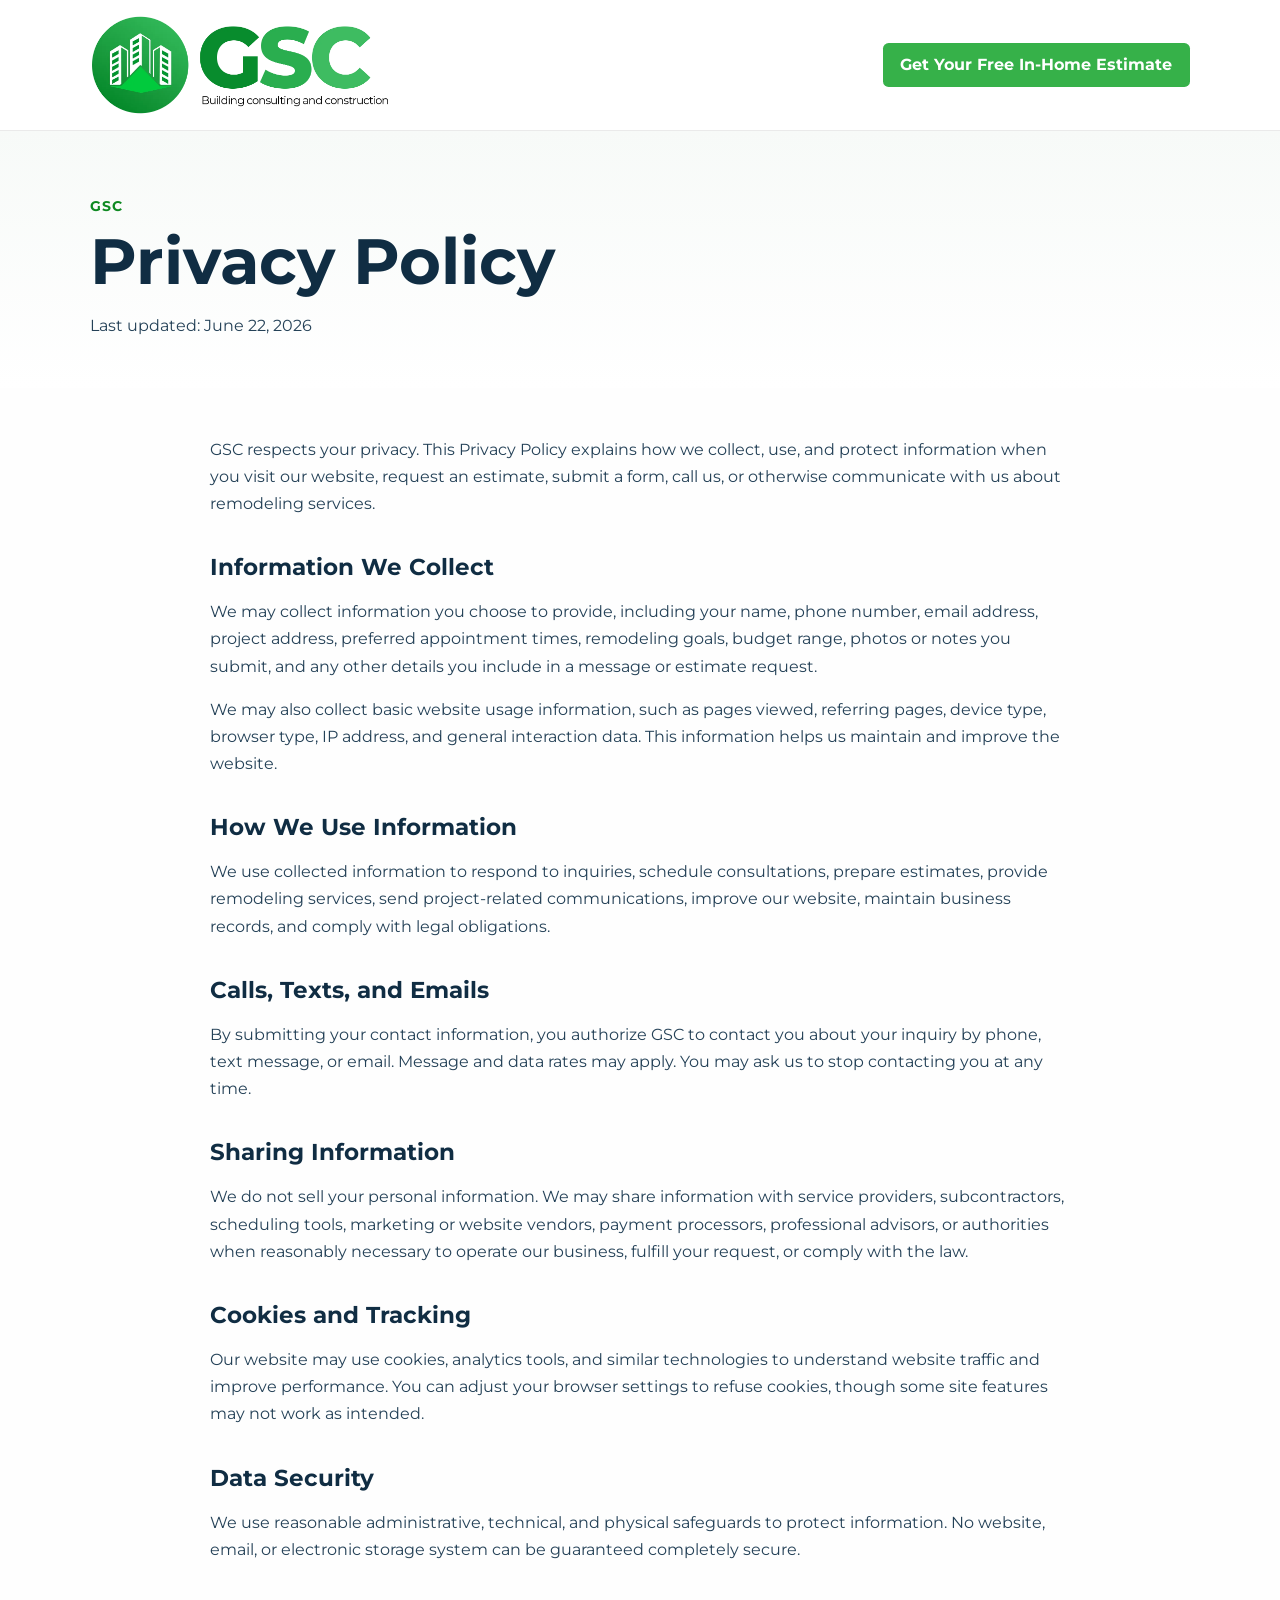
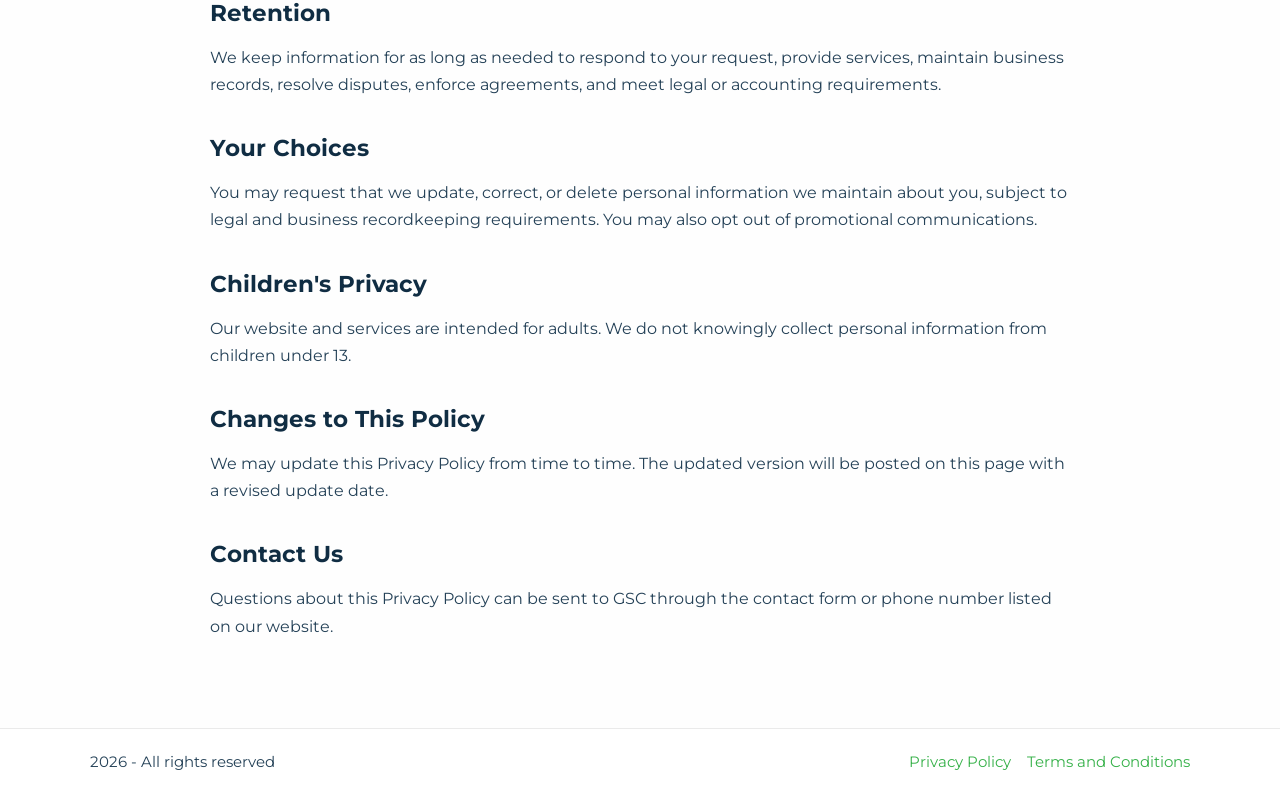
<file: privacy-policy/index.html>
<!DOCTYPE html>
<html lang="en-US">
  <head>
    <meta charset="UTF-8">
    <meta name="viewport" content="width=device-width, initial-scale=1">
    <meta name="robots" content="noindex, nofollow">
    <title>Privacy Policy | GSC</title>
    <meta name="description" content="Privacy Policy for GSC bathroom remodeling inquiries, estimates, and website communications.">
    <link rel="preload" href="../fonts/Montserrat_400.woff2" as="font" type="font/woff2" crossorigin>
    <link rel="preload" href="../fonts/Montserrat_600.woff2" as="font" type="font/woff2" crossorigin>
    <link rel="preload" href="../fonts/Montserrat_700.woff2" as="font" type="font/woff2" crossorigin>
    <link rel="stylesheet" href="../css/Font.css">
    <link rel="stylesheet" href="../css/legal.css">
    <link rel="apple-touch-icon" href="../images/dta-green-construction-favicon-300x300.png">
  </head>
  <body>
    <div class="site-shell">
      <header class="legal-header">
        <div class="legal-container legal-header__inner">
          <a class="legal-logo" href="../" aria-label="GSC home">
            <img width="300" height="69" src="../images/dta-green-construction-horizontal-logo.png" alt="GSC">
          </a>
          <a class="legal-cta" href="../#free-estimate">Get Your Free In-Home Estimate</a>
        </div>
      </header>

      <main class="legal-main">
        <section class="legal-hero">
          <div class="legal-container">
            <p class="legal-eyebrow">GSC</p>
            <h1>Privacy Policy</h1>
            <p class="legal-updated">Last updated: June 22, 2026</p>
          </div>
        </section>

        <section class="legal-content">
          <article class="legal-container legal-document">
            <p>GSC respects your privacy. This Privacy Policy explains how we collect, use, and protect information when you visit our website, request an estimate, submit a form, call us, or otherwise communicate with us about remodeling services.</p>

            <h2>Information We Collect</h2>
            <p>We may collect information you choose to provide, including your name, phone number, email address, project address, preferred appointment times, remodeling goals, budget range, photos or notes you submit, and any other details you include in a message or estimate request.</p>
            <p>We may also collect basic website usage information, such as pages viewed, referring pages, device type, browser type, IP address, and general interaction data. This information helps us maintain and improve the website.</p>

            <h2>How We Use Information</h2>
            <p>We use collected information to respond to inquiries, schedule consultations, prepare estimates, provide remodeling services, send project-related communications, improve our website, maintain business records, and comply with legal obligations.</p>

            <h2>Calls, Texts, and Emails</h2>
            <p>By submitting your contact information, you authorize GSC to contact you about your inquiry by phone, text message, or email. Message and data rates may apply. You may ask us to stop contacting you at any time.</p>

            <h2>Sharing Information</h2>
            <p>We do not sell your personal information. We may share information with service providers, subcontractors, scheduling tools, marketing or website vendors, payment processors, professional advisors, or authorities when reasonably necessary to operate our business, fulfill your request, or comply with the law.</p>

            <h2>Cookies and Tracking</h2>
            <p>Our website may use cookies, analytics tools, and similar technologies to understand website traffic and improve performance. You can adjust your browser settings to refuse cookies, though some site features may not work as intended.</p>

            <h2>Data Security</h2>
            <p>We use reasonable administrative, technical, and physical safeguards to protect information. No website, email, or electronic storage system can be guaranteed completely secure.</p>

            <h2>Retention</h2>
            <p>We keep information for as long as needed to respond to your request, provide services, maintain business records, resolve disputes, enforce agreements, and meet legal or accounting requirements.</p>

            <h2>Your Choices</h2>
            <p>You may request that we update, correct, or delete personal information we maintain about you, subject to legal and business recordkeeping requirements. You may also opt out of promotional communications.</p>

            <h2>Children's Privacy</h2>
            <p>Our website and services are intended for adults. We do not knowingly collect personal information from children under 13.</p>

            <h2>Changes to This Policy</h2>
            <p>We may update this Privacy Policy from time to time. The updated version will be posted on this page with a revised update date.</p>

            <h2>Contact Us</h2>
            <p>Questions about this Privacy Policy can be sent to GSC through the contact form or phone number listed on our website.</p>
          </article>
        </section>
      </main>

      <footer class="legal-footer">
        <div class="legal-container legal-footer__inner">
          <div>2026 - All rights reserved</div>
          <nav class="legal-footer__links" aria-label="Legal links">
            <a href="../privacy-policy/">Privacy Policy</a>
            <a href="../terms-and-conditions/">Terms and Conditions</a>
          </nav>
        </div>
      </footer>
    </div>
  </body>
</html>
</file>
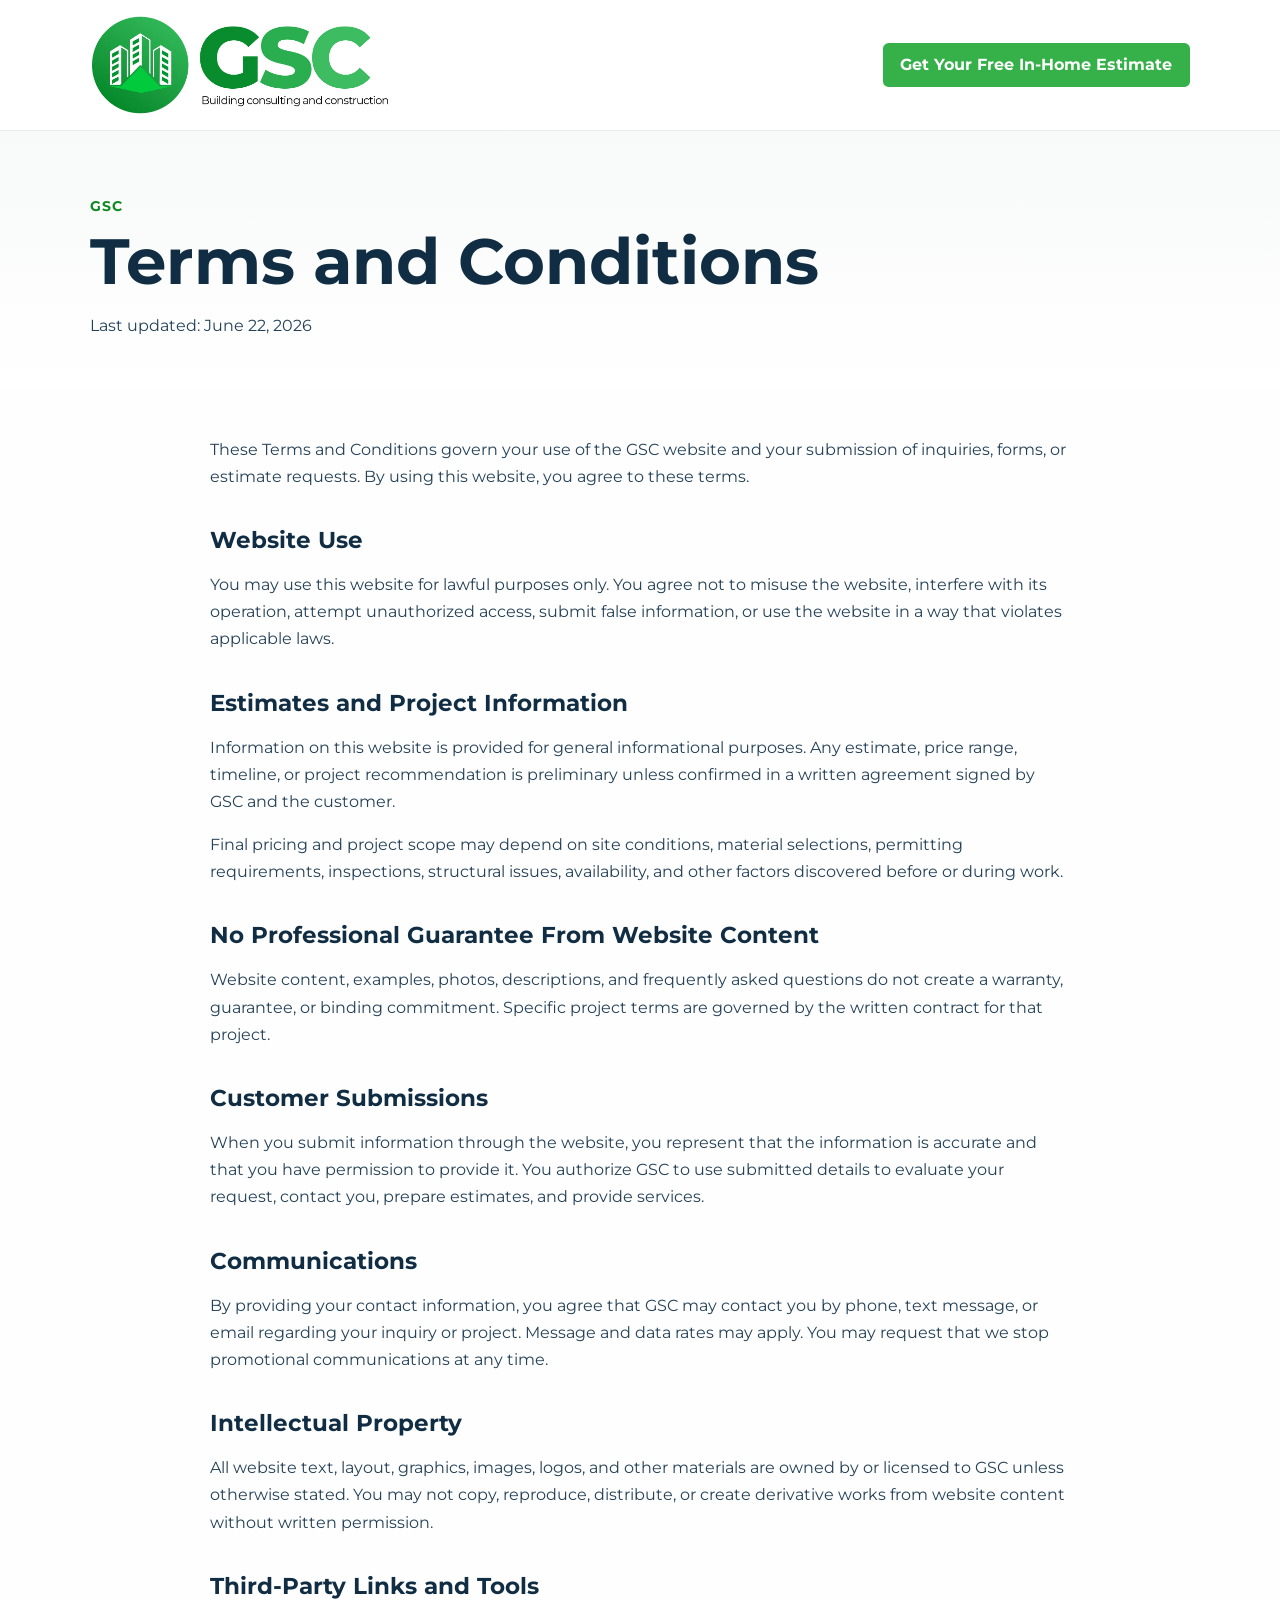
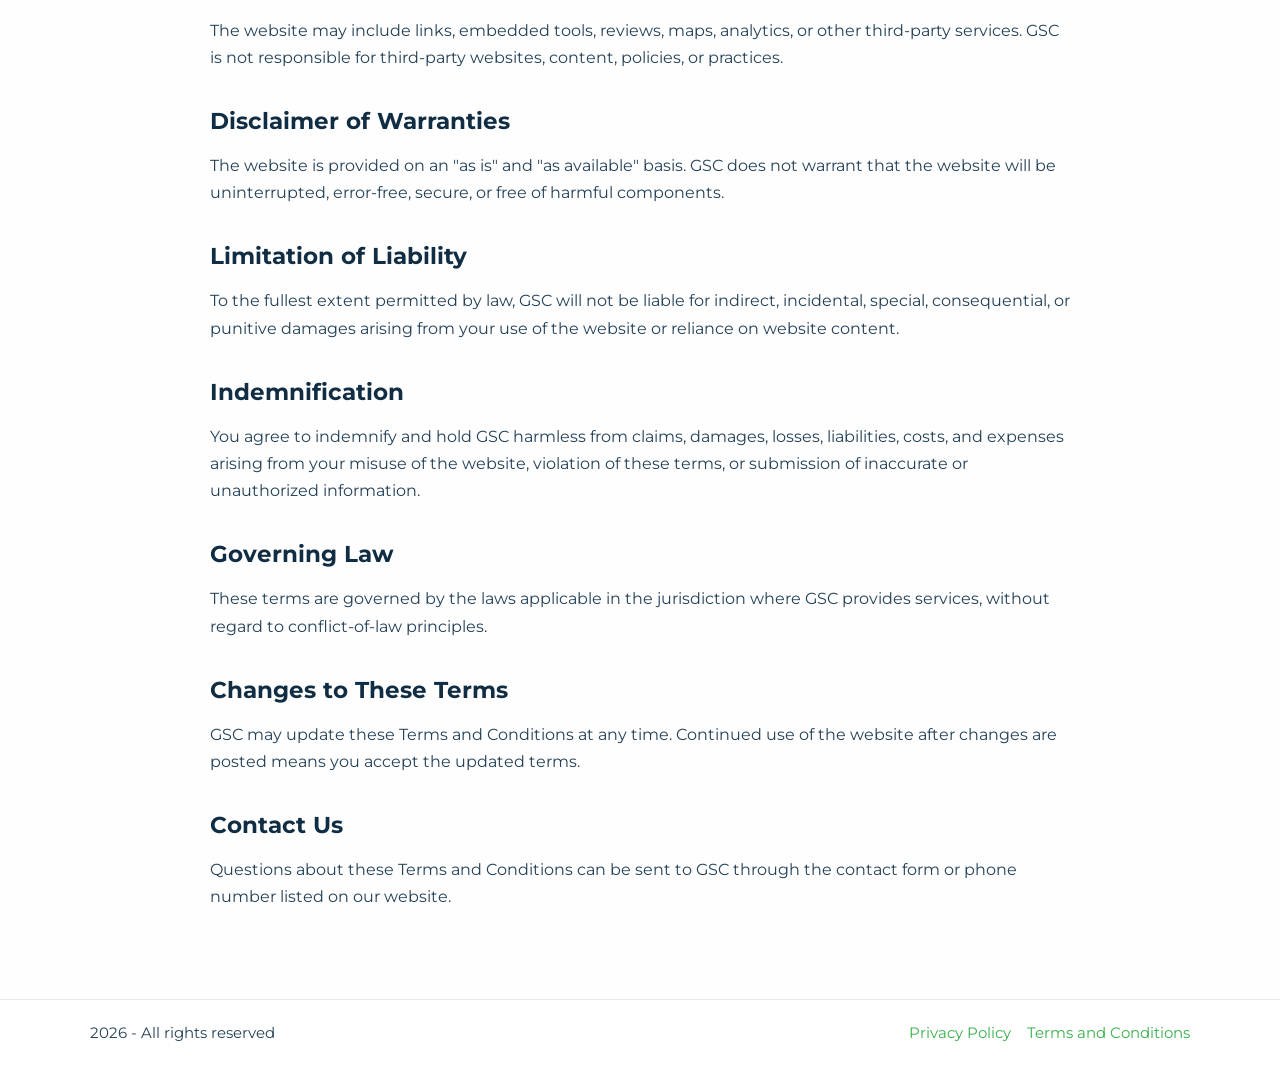
<file: terms-and-conditions/index.html>
<!DOCTYPE html>
<html lang="en-US">
  <head>
    <meta charset="UTF-8">
    <meta name="viewport" content="width=device-width, initial-scale=1">
    <meta name="robots" content="noindex, nofollow">
    <title>Terms and Conditions | GSC</title>
    <meta name="description" content="Terms and Conditions for using the GSC website and requesting remodeling estimates.">
    <link rel="preload" href="../fonts/Montserrat_400.woff2" as="font" type="font/woff2" crossorigin>
    <link rel="preload" href="../fonts/Montserrat_600.woff2" as="font" type="font/woff2" crossorigin>
    <link rel="preload" href="../fonts/Montserrat_700.woff2" as="font" type="font/woff2" crossorigin>
    <link rel="stylesheet" href="../css/Font.css">
    <link rel="stylesheet" href="../css/legal.css">
    <link rel="apple-touch-icon" href="../images/dta-green-construction-favicon-300x300.png">
  </head>
  <body>
    <div class="site-shell">
      <header class="legal-header">
        <div class="legal-container legal-header__inner">
          <a class="legal-logo" href="../" aria-label="GSC home">
            <img width="300" height="69" src="../images/dta-green-construction-horizontal-logo.png" alt="GSC">
          </a>
          <a class="legal-cta" href="../#free-estimate">Get Your Free In-Home Estimate</a>
        </div>
      </header>

      <main class="legal-main">
        <section class="legal-hero">
          <div class="legal-container">
            <p class="legal-eyebrow">GSC</p>
            <h1>Terms and Conditions</h1>
            <p class="legal-updated">Last updated: June 22, 2026</p>
          </div>
        </section>

        <section class="legal-content">
          <article class="legal-container legal-document">
            <p>These Terms and Conditions govern your use of the GSC website and your submission of inquiries, forms, or estimate requests. By using this website, you agree to these terms.</p>

            <h2>Website Use</h2>
            <p>You may use this website for lawful purposes only. You agree not to misuse the website, interfere with its operation, attempt unauthorized access, submit false information, or use the website in a way that violates applicable laws.</p>

            <h2>Estimates and Project Information</h2>
            <p>Information on this website is provided for general informational purposes. Any estimate, price range, timeline, or project recommendation is preliminary unless confirmed in a written agreement signed by GSC and the customer.</p>
            <p>Final pricing and project scope may depend on site conditions, material selections, permitting requirements, inspections, structural issues, availability, and other factors discovered before or during work.</p>

            <h2>No Professional Guarantee From Website Content</h2>
            <p>Website content, examples, photos, descriptions, and frequently asked questions do not create a warranty, guarantee, or binding commitment. Specific project terms are governed by the written contract for that project.</p>

            <h2>Customer Submissions</h2>
            <p>When you submit information through the website, you represent that the information is accurate and that you have permission to provide it. You authorize GSC to use submitted details to evaluate your request, contact you, prepare estimates, and provide services.</p>

            <h2>Communications</h2>
            <p>By providing your contact information, you agree that GSC may contact you by phone, text message, or email regarding your inquiry or project. Message and data rates may apply. You may request that we stop promotional communications at any time.</p>

            <h2>Intellectual Property</h2>
            <p>All website text, layout, graphics, images, logos, and other materials are owned by or licensed to GSC unless otherwise stated. You may not copy, reproduce, distribute, or create derivative works from website content without written permission.</p>

            <h2>Third-Party Links and Tools</h2>
            <p>The website may include links, embedded tools, reviews, maps, analytics, or other third-party services. GSC is not responsible for third-party websites, content, policies, or practices.</p>

            <h2>Disclaimer of Warranties</h2>
            <p>The website is provided on an "as is" and "as available" basis. GSC does not warrant that the website will be uninterrupted, error-free, secure, or free of harmful components.</p>

            <h2>Limitation of Liability</h2>
            <p>To the fullest extent permitted by law, GSC will not be liable for indirect, incidental, special, consequential, or punitive damages arising from your use of the website or reliance on website content.</p>

            <h2>Indemnification</h2>
            <p>You agree to indemnify and hold GSC harmless from claims, damages, losses, liabilities, costs, and expenses arising from your misuse of the website, violation of these terms, or submission of inaccurate or unauthorized information.</p>

            <h2>Governing Law</h2>
            <p>These terms are governed by the laws applicable in the jurisdiction where GSC provides services, without regard to conflict-of-law principles.</p>

            <h2>Changes to These Terms</h2>
            <p>GSC may update these Terms and Conditions at any time. Continued use of the website after changes are posted means you accept the updated terms.</p>

            <h2>Contact Us</h2>
            <p>Questions about these Terms and Conditions can be sent to GSC through the contact form or phone number listed on our website.</p>
          </article>
        </section>
      </main>

      <footer class="legal-footer">
        <div class="legal-container legal-footer__inner">
          <div>2026 - All rights reserved</div>
          <nav class="legal-footer__links" aria-label="Legal links">
            <a href="../privacy-policy/">Privacy Policy</a>
            <a href="../terms-and-conditions/">Terms and Conditions</a>
          </nav>
        </div>
      </footer>
    </div>
  </body>
</html>
</file>
<file: css/Font.css>
@font-face{font-display:swap;font-family:'Montserrat';font-style:normal;font-weight:700;src:url(../fonts/Montserrat_700.woff2) format('woff2')}@font-face{font-display:swap;font-family:'Montserrat';font-style:normal;font-weight:600;src:url(../fonts/Montserrat_600.woff2) format('woff2')}@font-face{font-display:swap;font-family:'Montserrat';font-style:normal;font-weight:400;src:url(../fonts/Montserrat_400.woff2) format('woff2')}
</file>
<file: css/legal.css>
:root {
  --heading-font: "Montserrat", "Arial", sans-serif;
  --body-font: "Montserrat", "Arial", sans-serif;
  --primary: #fefefe;
  --primary-shade-1: #eaeaea;
  --secondary: #102d43;
  --secondary-tint-1: #244157;
  --accent-1: #36b149;
  --accent-1-shade-2: #0e8921;
}

* {
  box-sizing: border-box;
}

html {
  font-size: 16px;
}

body {
  margin: 0;
  min-width: 320px;
  background: var(--primary);
  color: var(--secondary);
  font-family: var(--body-font);
  line-height: 1.7;
}

a {
  color: var(--accent-1);
  text-decoration: none;
}

a:hover,
a:focus {
  color: var(--accent-1-shade-2);
  text-decoration: underline;
}

.site-shell {
  min-height: 100vh;
  display: flex;
  flex-direction: column;
}

.legal-header {
  border-bottom: 1px solid var(--primary-shade-1);
  background: #fff;
}

.legal-container {
  width: min(100% - 2rem, 1100px);
  margin: 0 auto;
}

.legal-header__inner {
  display: flex;
  align-items: center;
  justify-content: space-between;
  gap: 1.5rem;
  padding: 1rem 0;
}

.legal-logo {
  display: inline-flex;
  align-items: center;
}

.legal-logo img {
  width: min(300px, 48vw);
  height: auto;
  display: block;
}

.legal-cta {
  display: inline-flex;
  align-items: center;
  justify-content: center;
  min-height: 2.75rem;
  padding: .75rem 1.1rem;
  border-radius: .35rem;
  background: var(--accent-1);
  color: #fff;
  font-weight: 700;
  line-height: 1.2;
}

.legal-cta:hover,
.legal-cta:focus {
  background: var(--accent-1-shade-2);
  color: #fff;
  text-decoration: none;
}

.legal-main {
  flex: 1;
}

.legal-hero {
  padding: 4rem 0 2rem;
  background: linear-gradient(180deg, #f7faf8 0%, #fff 100%);
}

.legal-eyebrow {
  margin: 0 0 .5rem;
  color: var(--accent-1-shade-2);
  font-size: .85rem;
  font-weight: 700;
  letter-spacing: .08em;
  text-transform: uppercase;
}

.legal-hero h1 {
  max-width: 800px;
  margin: 0;
  font-family: var(--heading-font);
  font-size: clamp(2.25rem, 5vw, 4rem);
  line-height: 1.1;
}

.legal-updated {
  margin-top: 1rem;
  color: var(--secondary-tint-1);
}

.legal-content {
  padding: 2rem 0 4.5rem;
}

.legal-document {
  max-width: 860px;
}

.legal-document h2 {
  margin: 2.25rem 0 .75rem;
  font-family: var(--heading-font);
  font-size: 1.45rem;
  line-height: 1.25;
}

.legal-document p,
.legal-document li {
  color: var(--secondary-tint-1);
}

.legal-document ul {
  padding-left: 1.25rem;
}

.legal-document strong {
  color: var(--secondary);
}

.legal-footer {
  border-top: 1px solid var(--primary-shade-1);
  background: #fff;
}

.legal-footer__inner {
  display: flex;
  align-items: center;
  justify-content: space-between;
  gap: 1rem;
  padding: 1.25rem 0;
  color: var(--secondary-tint-1);
  font-size: .95rem;
}

.legal-footer__links {
  display: flex;
  flex-wrap: wrap;
  gap: 1rem;
}

@media (max-width: 640px) {
  .legal-header__inner,
  .legal-footer__inner {
    align-items: flex-start;
    flex-direction: column;
  }

  .legal-cta {
    width: 100%;
  }

  .legal-hero {
    padding-top: 3rem;
  }
}
</file>
